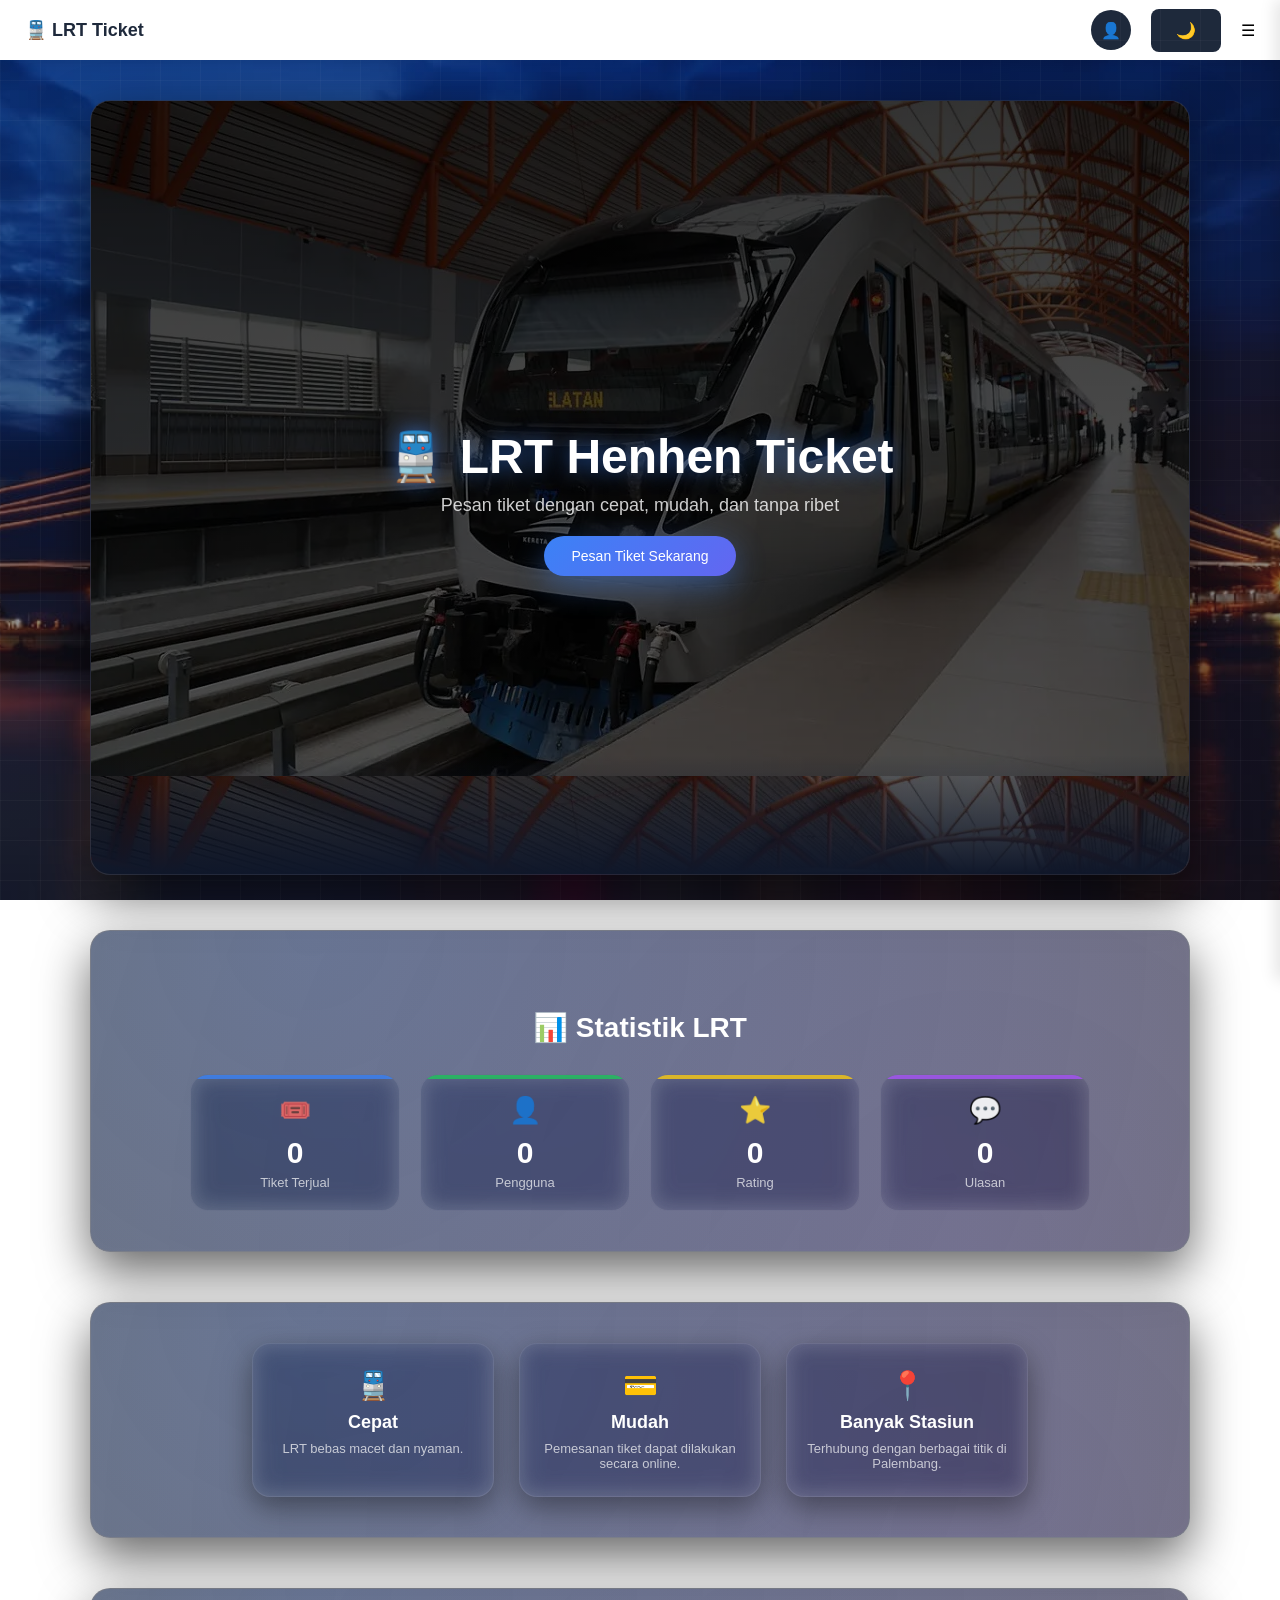
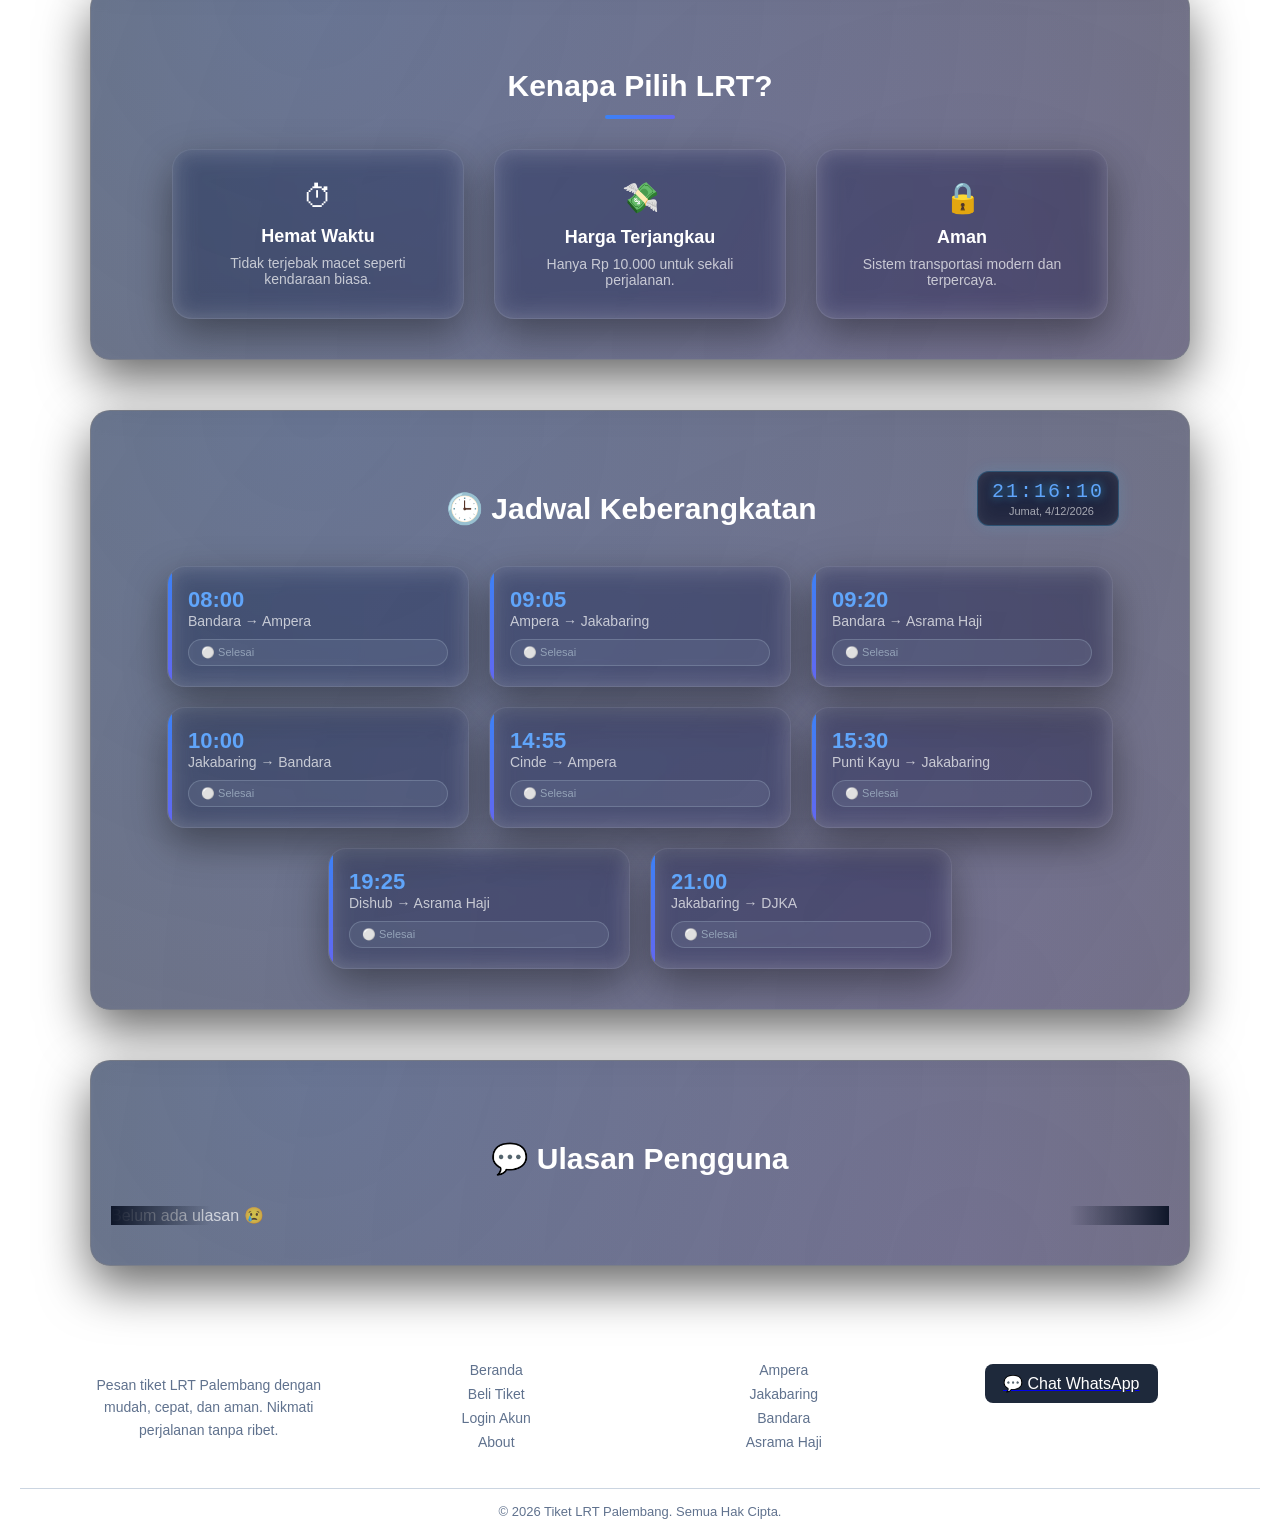
<file: index.html>
<!DOCTYPE html>
<html lang="id">

<head>
    <meta charset="UTF-8">
    <title>LRT Palembang Ticket</title>
    <link rel="stylesheet" href="style.css">
    <link href="https://fonts.googleapis.com/css2?family=Poppins:wght@400;600&display=swap" rel="stylesheet">
</head>

<body>

    <!-- NAVBAR -->
    <nav class="navbar">

        <div class="logo">🚆 LRT Ticket</div>

        <div class="nav-right">

            <div id="userBox" class="userBox" onclick="toggleUserMenu(event)"></div>

            <div id="userDropdown" class="user-dropdown">
                <div id="dropdownEmail" class="dropdown-header"></div>
                <a href="dashboard.html">📊 Dashboard</a>
                <a href="#" onclick="logoutUser()">🚪 Logout</a>
            </div>

            <button onclick="toggleDarkMode()" class="dark-btn">🌙</button>

            <div id="menuIcon" onclick="toggleMenu()">☰</div>

        </div>

        <div class="nav-menu" id="navMenu">
            <a href="index.html" onclick="closeMenu()">Home</a>
            <a href="booking.html" onclick="closeMenu()">Pesan Tiket</a>
            <a href="cek.html" onclick="closeMenu()">Cek Transaksi</a>
            <a href="dashboard.html" onclick="closeMenu()">Dashboard</a>
            <a href="tiket.html" onclick="closeMenu()">Tiket Saya</a>
            <a href="scan.html" onclick="closeMenu()">Scan Tiket</a>
            <a href="about.html" onclick="closeMenu()">About</a>
            <a href="login.html" onclick="closeMenu()">Login</a>
            <a href="regrister.html" onclick="closeMenu()">Daftar</a>
            <a href="cs.html" onclick="closeMenu()">Costumer Service</a>
        </div>

    </nav>

    <div id="menuOverlay" class="menu-overlay" onclick="toggleMenu()"></div>

    <div class="main-container">
        <!-- HERO -->
        <section class="hero">
            <div class="hero-overlay"></div>

            <div class="hero-content">
                <h1>🚆 LRT Henhen Ticket</h1>
                <p>Pesan tiket dengan cepat, mudah, dan tanpa ribet</p>
                <button onclick="goBooking()">Pesan Tiket Sekarang</button>
            </div>
        </section>

        <section class="statistik">

            <h2>📊 Statistik LRT</h2>

            <div class="stat-container">

                <div class="stat-card blue">
                    <div class="stat-icon">🎟️</div>
                    <h3 id="totalTiket">0</h3>
                    <p>Tiket Terjual</p>
                </div>

                <div class="stat-card green">
                    <div class="stat-icon">👤</div>
                    <h3 id="totalUser">0</h3>
                    <p>Pengguna</p>
                </div>

                <div class="stat-card yellow">
                    <div class="stat-icon">⭐</div>
                    <h3 id="avgRating">0</h3>
                    <p>Rating</p>
                </div>

                <div class="stat-card purple">
                    <div class="stat-icon">💬</div>
                    <h3 id="totalReview">0</h3>
                    <p>Ulasan</p>
                </div>

            </div>

        </section>

        <!-- INFO -->
        <section class="info">

            <div class="card">
                <div class="icon">🚆</div>
                <h3>Cepat</h3>
                <p>LRT bebas macet dan nyaman.</p>
            </div>

            <div class="card">
                <div class="icon">💳</div>
                <h3>Mudah</h3>
                <p>Pemesanan tiket dapat dilakukan secara online.</p>
            </div>

            <div class="card">
                <div class="icon">📍</div>
                <h3>Banyak Stasiun</h3>
                <p>Terhubung dengan berbagai titik di Palembang.</p>
            </div>

        </section>

        <!-- HIGHLIGHT -->
        <section class="highlight">

            <h2>Kenapa Pilih LRT?</h2>

            <div class="highlight-box">

                <div class="highlight-card">
                    <div class="icon">⏱</div>
                    <h4>Hemat Waktu</h4>
                    <p>Tidak terjebak macet seperti kendaraan biasa.</p>
                </div>

                <div class="highlight-card">
                    <div class="icon">💸</div>
                    <h4>Harga Terjangkau</h4>
                    <p>Hanya Rp 10.000 untuk sekali perjalanan.</p>
                </div>

                <div class="highlight-card">
                    <div class="icon">🔒</div>
                    <h4>Aman</h4>
                    <p>Sistem transportasi modern dan terpercaya.</p>
                </div>

            </div>

        </section>

        <section class="jadwal">
            <div class="jadwal-header">
                <h2>🕒 Jadwal Keberangkatan</h2>
                <div id="liveClock" class="live-clock"></div>
            </div>

            <div class="jadwal-container" id="jadwalContainer"></div>

        </section>

        <!-- ULASAN -->
        <section class="ulasan">

            <h2>💬 Ulasan Pengguna</h2>

            <div class="ulasan-wrapper">
                <div id="ulasanContainer" class="ulasan-track"></div>
            </div>

        </section>
    </div>


    <!-- FOOTER -->
    <footer class="footer">

        <div class="footer-container">

            <div class="footer-brand">
                <h2>Tiket LRT</h2>
                <p>
                    Pesan tiket LRT Palembang dengan mudah, cepat, dan aman.
                    Nikmati perjalanan tanpa ribet.
                </p>
            </div>


            <div class="footer-links">
                <h4>PETA SITUS</h4>
                <a href="index.html">Beranda</a>
                <a href="booking.html">Beli Tiket</a>
                <a href="login.html">Login Akun</a>
                <a href="about.html">About</a>
            </div>

            <div class="footer-links">
                <h4>RUTE POPULER</h4>
                <p>Ampera</p>
                <p>Jakabaring</p>
                <p>Bandara</p>
                <p>Asrama Haji</p>
            </div>

            <div class="footer-help">
                <h4>BANTUAN</h4>
                <a href="https://wa.me/6282282196726?text=Halo%20Admin%20LRT%20Palembang,%20saya%20ingin%20bertanya"
                    target="_blank">
                    <button class="help-btn">💬 Chat WhatsApp</button>
                </a>
            </div>

        </div>

        <div class="footer-bottom">
            © 2026 Tiket LRT Palembang. Semua Hak Cipta.
        </div>

    </footer>

    <!-- JS -->
    <script src="java.js"></script>

    <script>
        document.addEventListener("DOMContentLoaded", function () {
            loadReviews(); // 🔥 sudah sesuai
        });
    </script>

    <script>

        /* =========================
           ULASAN (ANIMASI JALAN)
        ========================= */
        function loadUlasan() {

            let reviews = JSON.parse(localStorage.getItem("lrt_reviews")) || [];
            let container = document.getElementById("ulasanContainer");

            if (!container) return;

            container.innerHTML = "";

            if (reviews.length === 0) {
                container.innerHTML = "<p>Belum ada ulasan 😢</p>";
                return;
            }

            // 🔥 DUPLIKASI BIAR LOOP HALUS
            let doubleReviews = reviews.concat(reviews);

            doubleReviews.forEach(r => {
                container.innerHTML += `
<div class="ulasan-card">

    <div class="ulasan-header">
        <div class="avatar">
            ${r.nama ? r.nama.charAt(0).toUpperCase() : "?"}
        </div>

        <div class="user-info">
            <div class="top-line">
                <h4>${r.nama}</h4>
                <span class="stars">${"⭐".repeat(parseInt(r.rating))}</span>
            </div>
        </div>
    </div>

    <div class="ulasan-text">
        ${r.pesan}
    </div>

    <div class="ulasan-time">
        ${r.waktu || ""}
    </div>

</div>
`;
            });
        }


        /* =========================
           LIVE CHAT (TAMPIL)
        ========================= */
        function loadChat() {

            let reviews = JSON.parse(localStorage.getItem("lrt_reviews")) || [];
            let container = document.getElementById("chatContainer");

            if (!container) return;

            container.innerHTML = "";

            let myName = document.getElementById("chatName").value || "Anonim";

            reviews.forEach(r => {

                let posisi = (r.nama === myName) ? "chat-right" : "chat-left";

                container.innerHTML += `
        <div class="chat-bubble ${posisi}">
            <div class="chat-name">${r.nama}</div>
            <div>${r.pesan}</div>
            <div class="chat-time">${r.waktu || ""}</div>
        </div>
        `;
            });

            container.scrollTop = container.scrollHeight;
        }

        /* =========================
           KIRIM CHAT
        ========================= */
        function sendChat() {

            let nama = document.getElementById("chatName").value || "Anonim";
            let pesan = document.getElementById("chatMessage").value;

            if (pesan.trim() === "") return;

            let reviews = JSON.parse(localStorage.getItem("lrt_reviews")) || [];

            // 🔥 ambil jam sekarang
            let now = new Date();
            let jam = now.getHours().toString().padStart(2, "0") + ":" +
                now.getMinutes().toString().padStart(2, "0");

            reviews.push({
                nama: nama,
                pesan: pesan,
                rating: 5,
                waktu: jam // 🔥 simpan jam
            });

            localStorage.setItem("lrt_reviews", JSON.stringify(reviews));

            document.getElementById("chatMessage").value = "";

            loadChat();
            loadUlasan();
        }


        /* =========================
           AUTO LOAD
        ========================= */
        document.addEventListener("DOMContentLoaded", function () {
            loadUlasan();
            loadChat();
        });

        /* biar terasa live */
        setInterval(loadChat, 1000);

    </script>

</body>

</html>
</file>
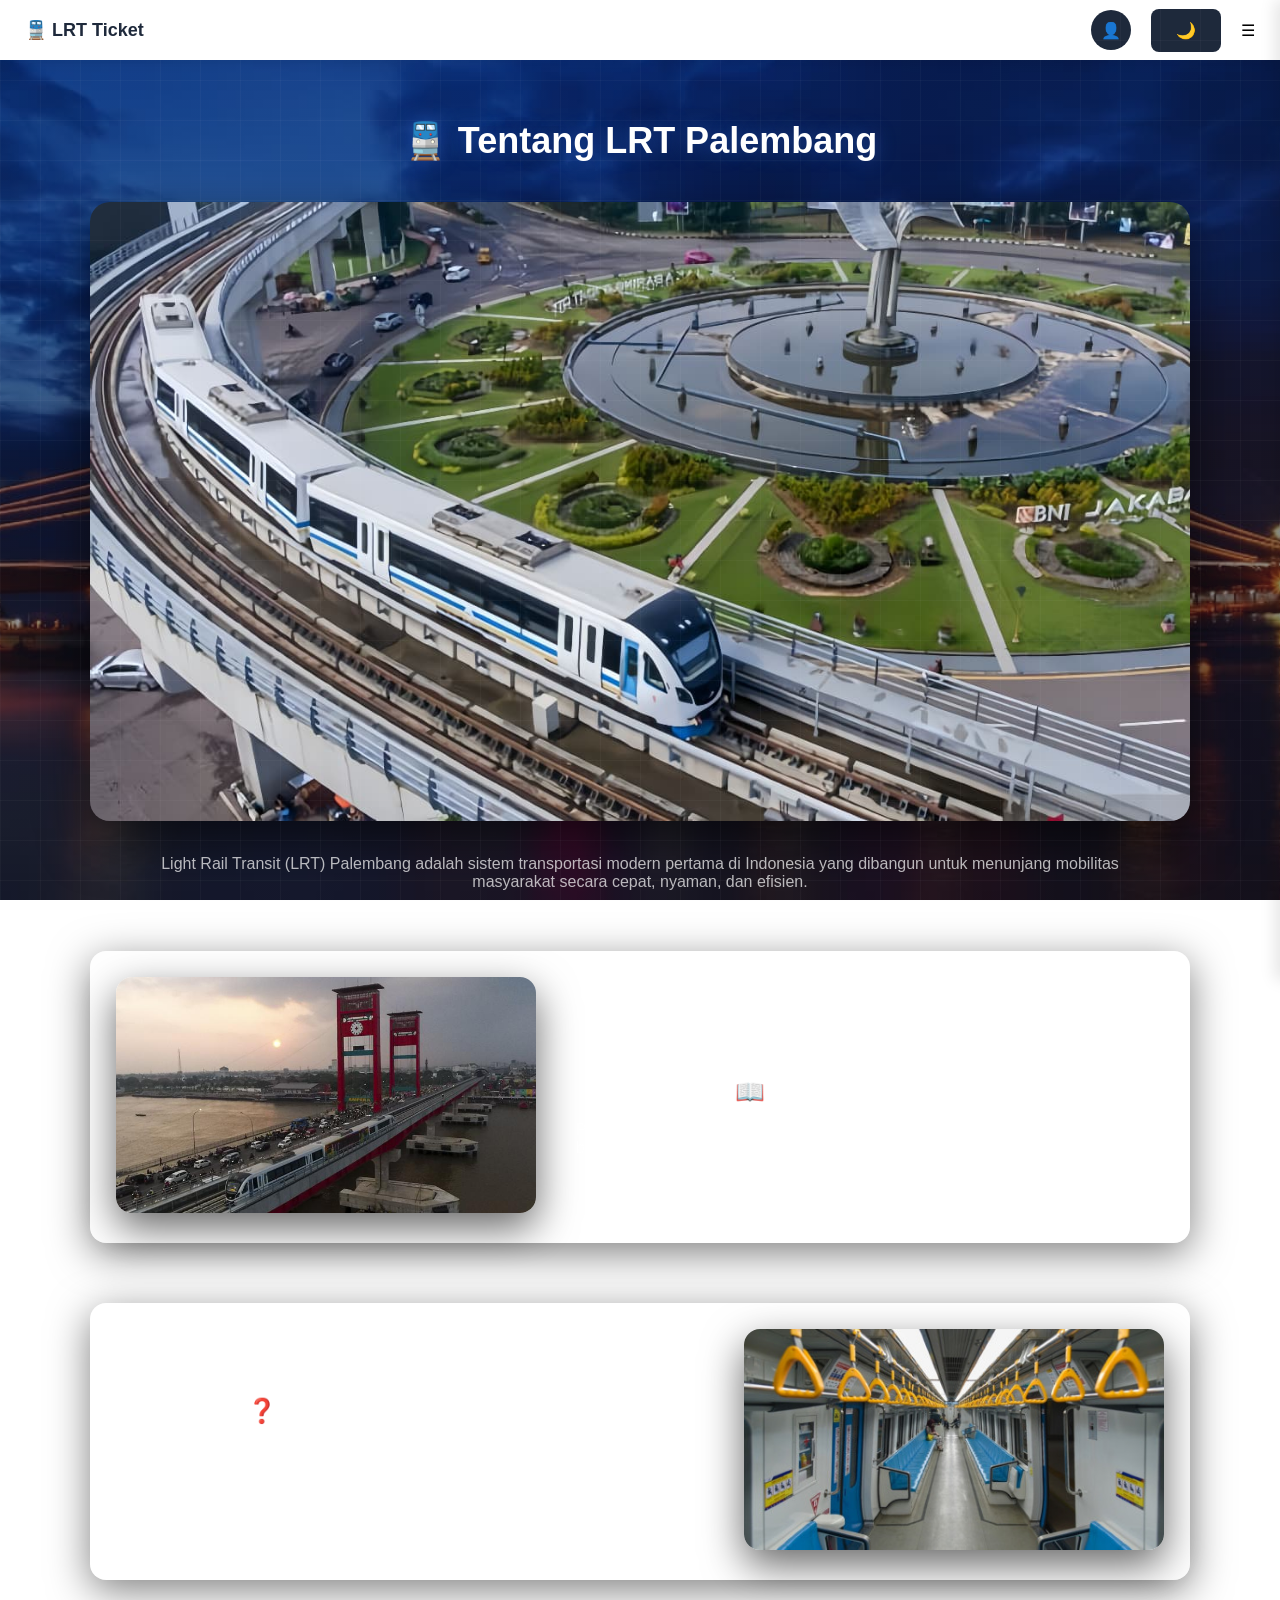
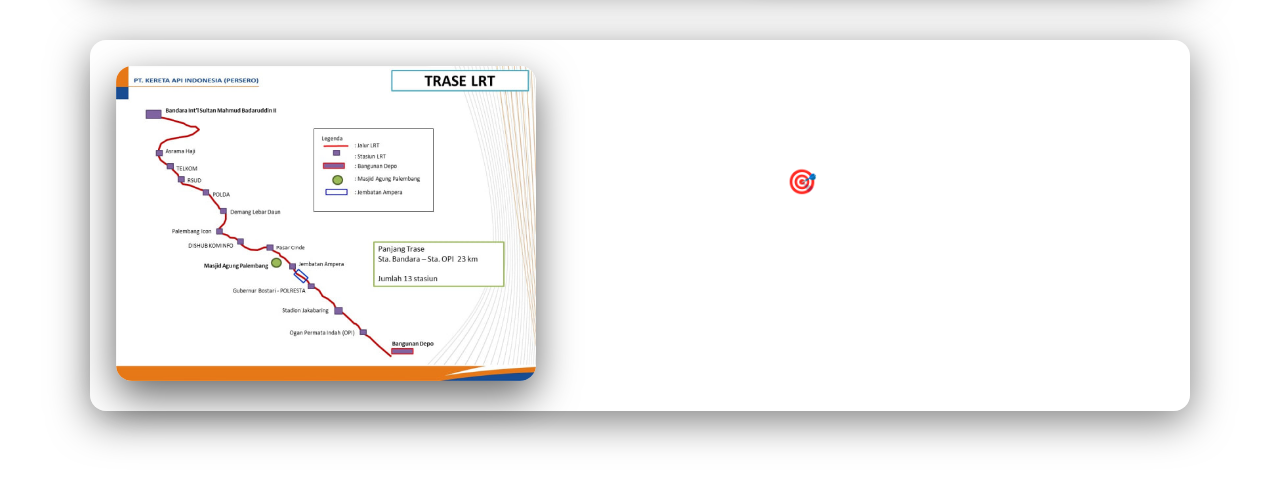
<file: about.html>
<!DOCTYPE html>
<html lang="id">

<head>
    <meta charset="UTF-8">
    <title>Tentang LRT</title>
    <link rel="stylesheet" href="style.css">
</head>

<body onload="cekUserNavbar()">

    <!-- NAVBAR -->
    <nav class="navbar">

        <div class="logo">🚆 LRT Ticket</div>

        <div class="nav-right">
            <div id="userBox" class="userBox" onclick="toggleUserMenu(event)"></div>

            <div id="userDropdown" class="user-dropdown">
                <div id="dropdownEmail" class="dropdown-header"></div>
                <a href="dashboard.html">📊 Dashboard</a>
                <a href="#" onclick="logoutUser()">🚪 Logout</a>
            </div>

            <!-- DARK MODE -->
            <button onclick="toggleDarkMode()" class="dark-btn">🌙</button>

            <div id="menuIcon" onclick="toggleMenu()">☰</div>
        </div>

        <div class="nav-menu" id="navMenu">
            <a href="index.html" onclick="closeMenu()">Home</a>
            <a href="booking.html" onclick="closeMenu()">Pesan Tiket</a>
            <a href="cek.html" onclick="closeMenu()">Cek Transaksi</a>
            <a href="dashboard.html" onclick="closeMenu()">Dashboard</a>
            <a href="tiket.html" onclick="closeMenu()">Tiket Saya</a>
            <a href="scan.html" onclick="closeMenu()">Scan Tiket</a>
            <a href="about.html" onclick="closeMenu()">About</a>
            <a href="login.html" onclick="closeMenu()">Login</a>
            <a href="regrister.html" onclick="closeMenu()">Daftar</a>
            <a href="cs.html" onclick="closeMenu()">Costumer Service</a>
        </div>

    </nav>

    <!-- CONTENT -->
    <section class="about">

        <h1>🚆 Tentang LRT Palembang</h1>

        <!-- HERO IMAGE -->
        <div class="about-hero">
            <img src="lrt33.jpeg" alt="LRT Palembang">
        </div>

        <p class="about-text">
            Light Rail Transit (LRT) Palembang adalah sistem transportasi modern pertama di Indonesia
            yang dibangun untuk menunjang mobilitas masyarakat secara cepat, nyaman, dan efisien.
        </p>

        <!-- SEJARAH -->
        <div class="about-row fade-up">

            <div class="about-img">
                <img src="lrt4.jpg" alt="Sejarah LRT">
            </div>

            <div class="about-content">
                <h2>📖 Sejarah & Awal Mula</h2>
                <p>
                    Pembangunan dimulai tahun 2015 untuk Asian Games 2018.
                    LRT resmi beroperasi pada 2018 dan menjadi yang pertama di Indonesia.
                </p>
            </div>

        </div>

        <!-- ALASAN -->
        <div class="about-row reverse fade-up">

            <div class="about-img">
                <img src="lrt5.jpg" alt="Transportasi">
            </div>

            <div class="about-content">
                <h2>❓ Mengapa LRT Dibangun?</h2>
                <ul>
                    <li>Mengurangi kemacetan</li>
                    <li>Menekan polusi udara</li>
                    <li>Transportasi cepat & efisien</li>
                </ul>
            </div>

        </div>

        <!-- TUJUAN -->
        <div class="about-row fade-up">

            <div class="about-img">
                <img src="lrt6.jpg" alt="Tujuan LRT">
            </div>

            <div class="about-content">
                <h2>🎯 Tujuan LRT</h2>
                <ul>
                    <li>Meningkatkan transportasi publik</li>
                    <li>Mendukung mobilitas masyarakat</li>
                    <li>Mendorong ekonomi & pariwisata</li>
                    <li>Ramah lingkungan</li>
                </ul>
            </div>

        </div>

    </section>

    <script src="java.js"></script>

</body>

</html>
</file>
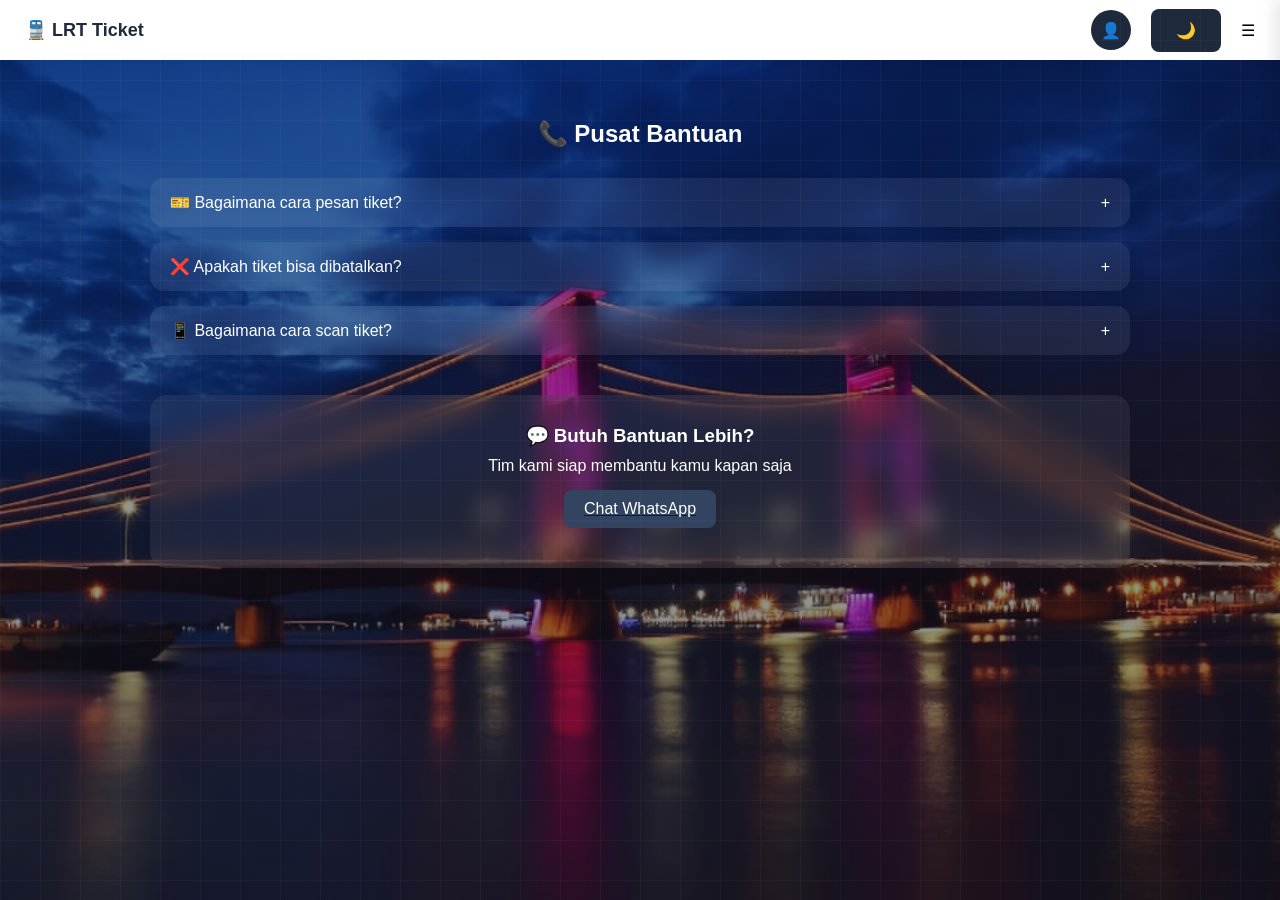
<file: cs.html>
<!DOCTYPE html>
<html lang="id">

<head>
    <meta charset="UTF-8">
    <title>Bantuan</title>
    <link rel="stylesheet" href="style.css">
</head>

<body>

    <!-- NAVBAR -->
    <nav class="navbar">

        <div class="logo">🚆 LRT Ticket</div>

        <div class="nav-right">

            <div id="userBox" class="userBox" onclick="toggleUserMenu(event)"></div>

            <div id="userDropdown" class="user-dropdown">
                <div id="dropdownEmail" class="dropdown-header"></div>
                <a href="dashboard.html">📊 Dashboard</a>
                <a href="#" onclick="logoutUser()">🚪 Logout</a>
            </div>

            <button onclick="toggleDarkMode()" class="dark-btn">🌙</button>

            <div id="menuIcon" onclick="toggleMenu()">☰</div>

        </div>

        <div class="nav-menu" id="navMenu">
            <a href="index.html" onclick="closeMenu()">Home</a>
            <a href="booking.html" onclick="closeMenu()">Pesan Tiket</a>
            <a href="cek.html" onclick="closeMenu()">Cek Transaksi</a>
            <a href="dashboard.html" onclick="closeMenu()">Dashboard</a>
            <a href="tiket.html" onclick="closeMenu()">Tiket Saya</a>
            <a href="scan.html" onclick="closeMenu()">Scan Tiket</a>
            <a href="about.html" onclick="closeMenu()">About</a>
            <a href="login.html" onclick="closeMenu()">Login</a>
            <a href="regrister.html" onclick="closeMenu()">Daftar</a>
            <a href="cs.html" onclick="closeMenu()">Costumer Service</a>
        </div>

    </nav>

    <div id="menuOverlay" class="menu-overlay" onclick="toggleMenu()"></div>

    <section class="cs">

        <h2>📞 Pusat Bantuan</h2>

        <div class="faq-container">

            <div class="faq-item">
                <div class="faq-question">
                    🎫 Bagaimana cara pesan tiket?
                    <span>+</span>
                </div>
                <div class="faq-answer">
                    Pilih menu Pesan Tiket, isi data perjalanan, lalu lakukan pembayaran.
                </div>
            </div>

            <div class="faq-item">
                <div class="faq-question">
                    ❌ Apakah tiket bisa dibatalkan?
                    <span>+</span>
                </div>
                <div class="faq-answer">
                    Untuk saat ini tiket tidak dapat dibatalkan setelah pembayaran.
                </div>
            </div>

            <div class="faq-item">
                <div class="faq-question">
                    📱 Bagaimana cara scan tiket?
                    <span>+</span>
                </div>
                <div class="faq-answer">
                    Buka menu Scan Tiket lalu arahkan QR ke scanner di stasiun.
                </div>
            </div>

        </div>

        <!-- HELP BOX -->
        <div class="help-box">
            <h3>💬 Butuh Bantuan Lebih?</h3>
            <p>Tim kami siap membantu kamu kapan saja</p>
            <a href="https://wa.me/6282282196726" target="_blank">
                <button>Chat WhatsApp</button>
            </a>
        </div>

    </section>

    
    <!-- JS -->
    <script src="java.js"></script>

</body>

</html>
</file>
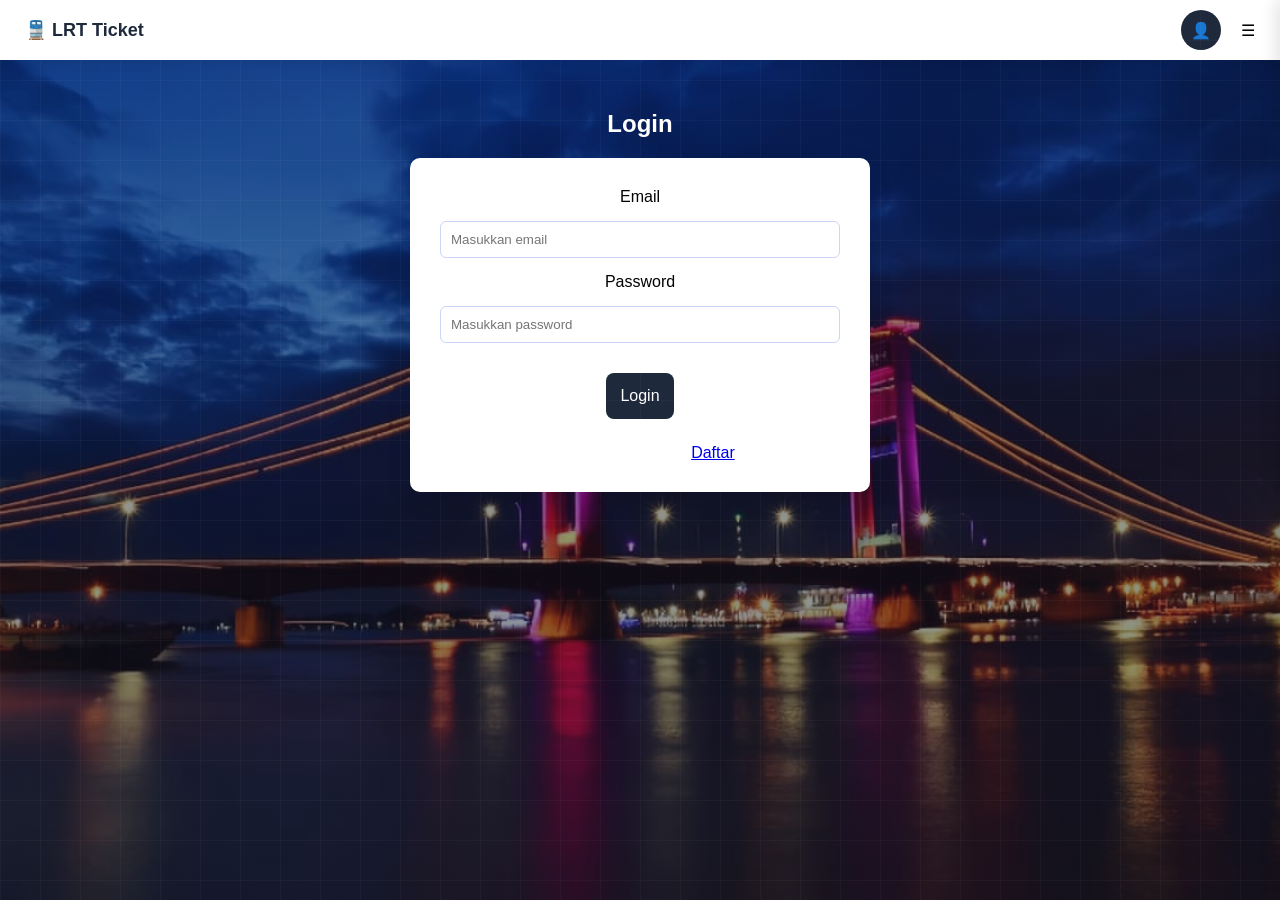
<file: dashboard.html>
<!DOCTYPE html>
<html lang="id">

<head>
    <meta charset="UTF-8">
    <title>Dashboard</title>
    <link rel="stylesheet" href="style.css">
    <link href="https://fonts.googleapis.com/css2?family=Poppins:wght@400;600&display=swap" rel="stylesheet">
</head>

<body>

<nav class="navbar">

    <div class="logo">🚆 LRT Ticket</div>

    <div class="nav-right">
            <div id="userBox" class="userBox" onclick="toggleUserMenu(event)"></div>

            <div id="userDropdown" class="user-dropdown">
                <div id="dropdownEmail" class="dropdown-header"></div>
                <a href="dashboard.html">📊 Dashboard</a>
                <a href="#" onclick="logoutUser()">🚪 Logout</a>
            </div>
            <div id="menuIcon" onclick="toggleMenu()">☰</div>
        </div>

        <div class="nav-menu" id="navMenu">
            <a href="index.html" onclick="closeMenu()">Home</a>
            <a href="booking.html" onclick="closeMenu()">Pesan Tiket</a>
            <a href="cek.html" onclick="closeMenu()">Cek Transaksi</a>
            <a href="dashboard.html" onclick="closeMenu()">Dashboard</a>
            <a href="tiket.html" onclick="closeMenu()">Tiket Saya</a>
            <a href="scan.html" onclick="closeMenu()">Scan Tiket</a>
            <a href="about.html" onclick="closeMenu()">About</a>
            <a href="login.html" onclick="closeMenu()">Login</a>
            <a href="regrister.html" onclick="closeMenu()">Daftar</a>
            <a href="cs.html" onclick="closeMenu()">Costumer Service</a>
        </div>

</nav>

<!-- DASHBOARD -->
<section class="dashboard">

    <h1 id="welcomeText">Dashboard</h1>

    <!-- CARD -->
    <div class="dashboard-cards">

        <div class="card">
            <h4>Total Transaksi</h4>
            <p id="totalTransaksi">0</p>
        </div>

        <div class="card">
            <h4>Total Belanja</h4>
            <p id="totalBelanja">Rp 0</p>
        </div>

    </div>

    <!-- TABLE -->
    <div class="table-box">

        <h2>Riwayat Tiket</h2>

        <table>

            <thead>
                <tr>
                    <th>ID</th>
                    <th>Rute</th>
                    <th>Jumlah</th>
                    <th>Total</th>
                    <th>Status</th>
                    <th>Aksi</th>
                </tr>
            </thead>

            <tbody id="riwayatBody"></tbody>

        </table>

    </div>

</section>

<script src="java.js"></script>

<script>
loadDashboard()
</script>

</body>
</html>
</file>
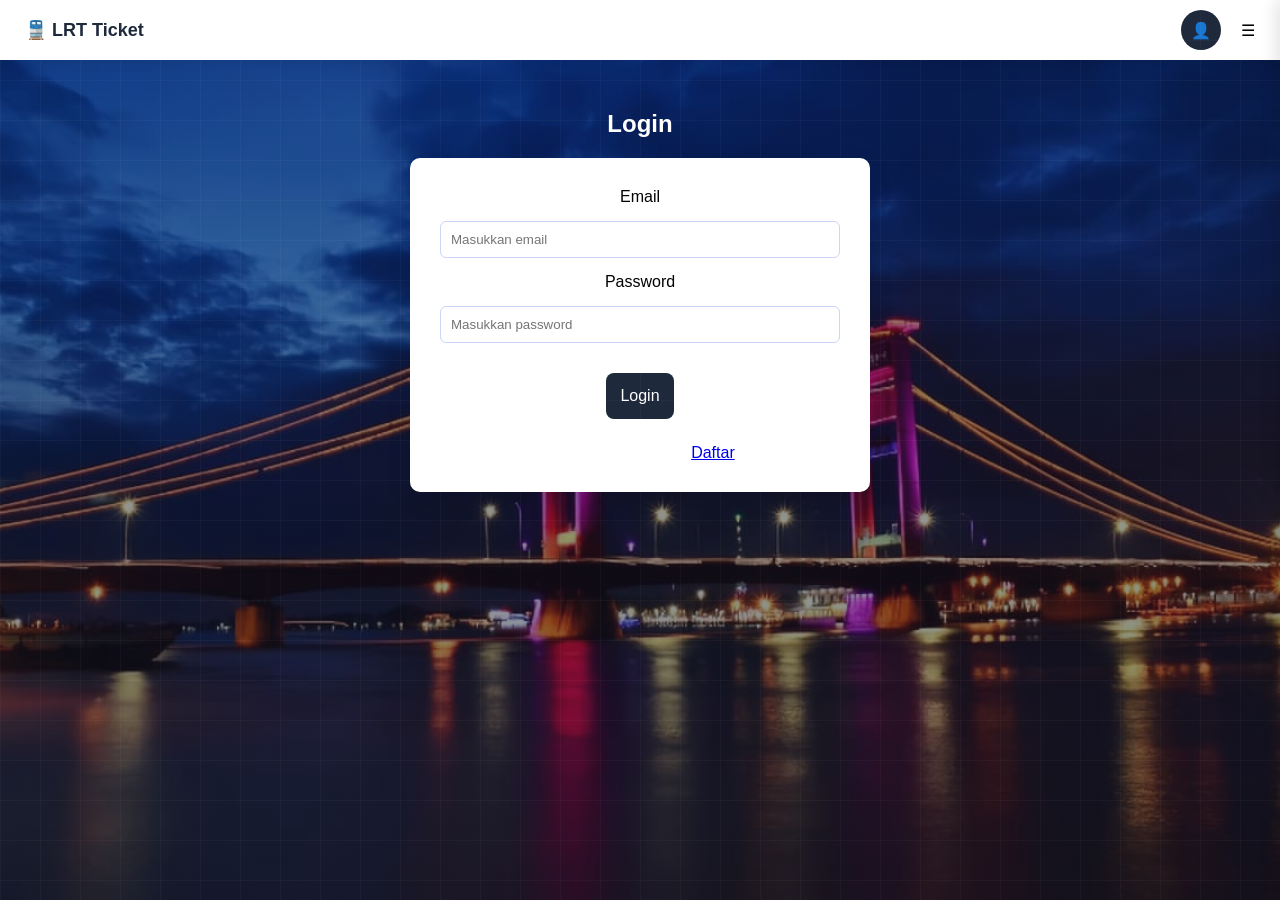
<file: login.html>
<!DOCTYPE html>
<html lang="id">

<head>
    <meta charset="UTF-8">
    <title>Login</title>
    <link rel="stylesheet" href="style.css">
    <link href="https://fonts.googleapis.com/css2?family=Poppins:wght@400;600&display=swap" rel="stylesheet">
</head>

<body>

    <nav class="navbar">

        <div class="logo">🚆 LRT Ticket</div>

        <div class="nav-right">

            <div id="userBox" class="userBox">👤</div>

            <div id="menuIcon" onclick="toggleMenu()">☰</div>

        </div>

        <div class="nav-menu" id="navMenu">

            <a href="index.html">Home</a>
            <a href="login.html">Login</a>
            <a href="regrister.html">Daftar</a>

        </div>

    </nav>

    <section class="booking">

        <h1>Login</h1>

        <div class="booking-box">

            <label>Email</label>
            <input type="email" id="loginEmail" placeholder="Masukkan email">

            <label>Password</label>
            <input type="password" id="loginPassword" placeholder="Masukkan password">

            <button onclick="loginUser()">Login</button>

            <p>Belum punya akun? <a href="regrister.html">Daftar</a></p>

        </div>

    </section>

    <script src="java.js"></script>

</body>

</html>
</file>
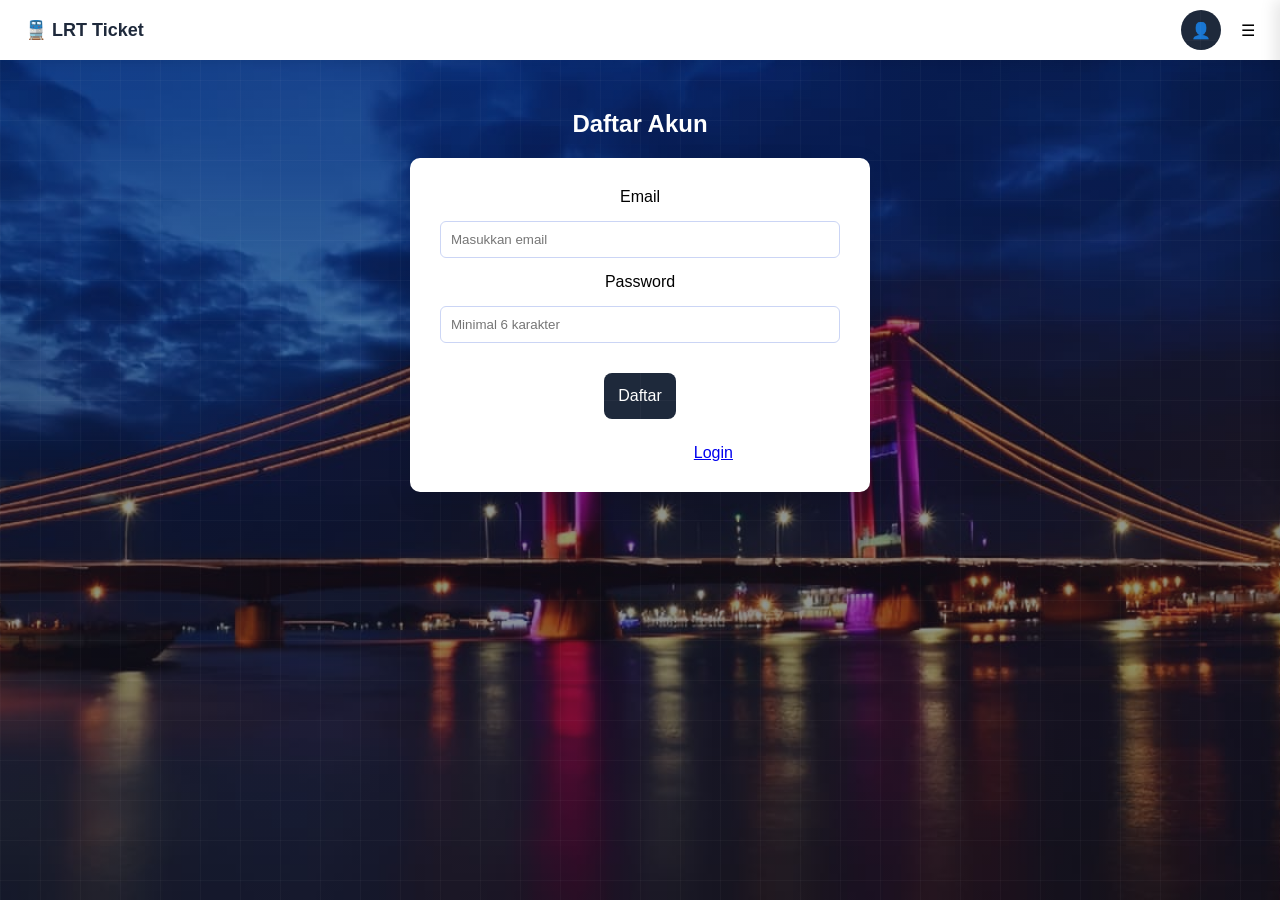
<file: regrister.html>
<!DOCTYPE html>
<html lang="id">

<head>
    <meta charset="UTF-8">
    <title>Daftar Akun</title>
    <link rel="stylesheet" href="style.css">
    <link href="https://fonts.googleapis.com/css2?family=Poppins:wght@400;600&display=swap" rel="stylesheet">
</head>

<body>

  <nav class="navbar">

        <div class="logo">🚆 LRT Ticket</div>

        <div class="nav-right">

            <div id="userBox" class="userBox">👤</div>

            <div id="menuIcon" onclick="toggleMenu()">☰</div>

        </div>

        <div class="nav-menu" id="navMenu">

            <a href="index.html">Home</a>
            <a href="login.html">Login</a>
            <a href="regrister.html">Daftar</a>

        </div>

    </nav>

    <section class="booking">

        <h1>Daftar Akun</h1>

        <div class="booking-box">

            <label>Email</label>
            <input type="email" id="email" placeholder="Masukkan email">

            <label>Password</label>
            <input type="password" id="password" placeholder="Minimal 6 karakter">

            <button onclick="registerUser()">Daftar</button>

            <p>Sudah punya akun? <a href="login.html">Login</a></p>

        </div>

    </section>

    <script src="java.js"></script>

</body>

</html>
</file>
<file: style.css>
/* ======================
   BASE / BACKGROUND URBAN
====================== */

body{
    margin:0;
    font-family: 'Segoe UI', sans-serif;

    background:
        linear-gradient(rgba(15,23,42,0.4), rgba(15,23,42,0.5)),
        url('lrtbg.jpeg');

    background-size:cover !important;
    background-position:center !important;
    background-attachment:fixed !important;

    color:white;
}

/* GRID KOTA HALUS */
body::after{
    content:"";
    position:fixed;
    inset:0;

    background-image:
        linear-gradient(rgba(255,255,255,0.03) 1px, transparent 1px),
        linear-gradient(90deg, rgba(255,255,255,0.03) 1px, transparent 1px);

    background-size:40px 40px;

    pointer-events:none;
    z-index:0;
}


/* ======================
   MAIN CONTAINER
====================== */

.main-container{
    width:90%;
    max-width:1100px;
    margin:auto;

    display:flex;
    flex-direction:column;
    gap:40px;

    position:relative;
    z-index:1;
}


/* ======================
   GLOBAL SECTION PANEL
====================== */

.main-container section{
    padding:40px 20px;

    background: rgba(15,23,42,0.6);
    backdrop-filter: blur(10px);
    -webkit-backdrop-filter: blur(10px);

    border-radius:20px;

    border:1px solid rgba(255,255,255,0.08);

    box-shadow:
        0 20px 50px rgba(0,0,0,0.6),
        inset 0 0 20px rgba(255,255,255,0.02);

    position:relative;
    overflow:hidden;

    margin-bottom:10px;
}


/* ======================
   CITY GLOW EFFECT
====================== */

.main-container section::before{
    content:"";
    position:absolute;
    inset:0;

    background:
        radial-gradient(circle at 20% 0%, rgba(59,130,246,0.15), transparent),
        radial-gradient(circle at 80% 100%, rgba(168,85,247,0.1), transparent);

    z-index:0;
}

.main-container section > *{
    position:relative;
    z-index:1;
}


/* ======================
   FLOW / POSITIONING
====================== */

/* statistik naik dari hero */
.statistik{
    margin-top:-80px;
}


/* ======================
   GLOBAL TEXT
====================== */

h1,h2,h3,h4{
    margin:0;
}

p{
    margin:0;
    color:rgba(255,255,255,0.7);
}

/* ======================
   HERO URBAN CINEMATIC
====================== */

.hero{
    height:77vh;
    margin-top:40px;

    display:flex;
    align-items:center;
    justify-content:center;
    text-align:center;

    position:relative;
    overflow:hidden;
}

.hero::before{
    content:"";
    position:absolute;
    inset:0;

    background:
        linear-gradient(to bottom, rgba(0,0,0,0.8), rgba(0,0,0,0.6)),
        url('lrt2.jpeg') !important;

    background-size:cover; /* ⬅️ DISINI KONTROL LEBAR */
    background-position:center;
    background-repeat:no-repeat;

    z-index:0;
}

/* OVERLAY TAMBAHAN */
.hero-overlay{
    position:absolute;
    inset:0;

    background:
        radial-gradient(circle at 30% 20%, rgba(59,130,246,0.25), transparent),
        radial-gradient(circle at 70% 80%, rgba(168,85,247,0.2), transparent);

    z-index:0;
}

/* CONTENT */
.hero-content{
    position:relative;
    z-index:1;
    color:white;
    max-width:600px;
}

/* JUDUL */
.hero h1{
    font-size:48px;
    margin-bottom:10px;
    color:white;

    text-shadow:0 0 20px rgba(59,130,246,0.6);
}

/* DESKRIPSI */
.hero p{
    font-size:18px;
    color:rgba(255,255,255,0.8);
    margin-bottom:20px;
}

/* BUTTON */
.hero button{  
    padding:12px 28px;

    border:none;
    border-radius:30px;

    background:linear-gradient(135deg,#3b82f6,#6366f1);
    color:white;

    font-weight:500;
    font-size:14px;

    cursor:pointer;

    box-shadow:0 10px 30px rgba(59,130,246,0.4);

    transition:all 0.3s ease;
}

/* HOVER BUTTON */
.hero button:hover{
    transform:scale(1.07);
    box-shadow:0 15px 40px rgba(59,130,246,0.7);
}

/* EFEK TRANSISI KE BAWAH */
.hero::after{
    content:"";
    position:absolute;
    bottom:-1px;
    left:0;
    width:100%;
    height:120px;

    background:linear-gradient(to bottom, transparent, rgba(15,23,42,1));
}

/* ======================
   NAVBAR
====================== */
.navbar{
    display:flex;
    justify-content:space-between;
    align-items:center;
    padding:10px 25px;
    height: 40px;
    background:white;
    box-shadow:0 2px 10px rgba(0,0,0,0.08);
    position:relative;
}

.logo{
    font-size:18px;
    font-weight:bold;
    color:#1e293b;
}

/* NAV MENU SLIDE */
.nav-menu{
    position:fixed;
    top:0;
    right:-250px;
    width:250px;
    height:100%;
    background:white;
    display:flex;
    flex-direction:column;
    padding-top:80px;
    transition:0.3s;
    box-shadow:-5px 0 15px rgba(0,0,0,0.1);
    z-index:1000;
}

.nav-menu a{
    padding:15px 30px;
    text-decoration:none;
    color:#1e293b;
    font-size:16px;
}

.nav-menu a:hover{
    background:#f1f5f9;
}

/* NAVBAR KANAN */
.nav-right{
    display:flex;
    align-items:center;
    gap:20px;
    color: black;
}

.userBox{
    width:40px;
    height:40px;
    border-radius:50%;
    background:#1e293b;
    color:white;
    display:flex;
    align-items:center;
    justify-content:center;
    font-weight:bold;
    cursor:pointer;
    text-transform:uppercase;
    transition:0.3s;
}

.userBox:hover{
    background:#334155;
    transform:scale(1.05);
}

/* ICON MENU */
.menu-icon{
    font-size:28px;
    cursor:pointer;
    z-index:1001;
}


/* ======================
   INFO (FITUR APP STYLE)
====================== */

.info{
    display:flex;
    justify-content:center;
    flex-wrap:wrap;
    gap:25px;

    padding:40px 20px;
}

/* CARD */
.card{
    background: rgba(255,255,255,0.06);
    backdrop-filter: blur(12px);
    -webkit-backdrop-filter: blur(12px);

    padding:25px 20px;
    border-radius:18px;

    width:200px;
    text-align:center;

    border:1px solid rgba(255,255,255,0.08);

    box-shadow:0 10px 30px rgba(0,0,0,0.4);

    transition:all 0.3s ease;

    position:relative;
    overflow:hidden;
}

/* ICON */
.card .icon{
    font-size:28px;
    margin-bottom:10px;

    display:inline-block;

    transition:0.3s;
}

/* JUDUL */
.card h3{
    font-size:18px;
    margin-bottom:8px;
    color:white;
}

/* TEXT */
.card p{
    font-size:13px;
    color:rgba(255,255,255,0.7);
}

/* HOVER */
.card:hover{
    transform:translateY(-10px) scale(1.04);

    box-shadow:
        0 20px 50px rgba(0,0,0,0.6),
        0 0 20px rgba(59,130,246,0.3);
}

/* ICON ANIMASI */
.card:hover .icon{
    transform:scale(1.2) rotate(5deg);
}

/* GARIS ANIMASI BAWAH */
.card::after{
    content:"";
    position:absolute;
    bottom:0;
    left:0;

    width:0%;
    height:3px;

    background:#3b82f6;

    transition:0.3s;
}

.card:hover::after{
    width:100%;
}

/* ======================
   HIGHLIGHT (FEATURE REASON / PREMIUM)
====================== */

.highlight{
    text-align:center;
    padding:50px 20px;
}

/* JUDUL */
.highlight h2{
    font-size:30px;
    margin-bottom:10px;
    color:white;
}

/* DESKRIPSI */
.highlight p{
    color:rgba(255,255,255,0.7);
}

/* GARIS */
.highlight h2::after{
    content:"";
    display:block;
    width:70px;
    height:4px;
    margin:12px auto;

    background:linear-gradient(90deg,#3b82f6,#6366f1);
    border-radius:10px;
}

/* CONTAINER */
.highlight-box{
    display:flex;
    justify-content:center;
    gap:30px;
    flex-wrap:wrap;

    margin-top:30px;
}

/* CARD */
.highlight-card{
    background: rgba(255,255,255,0.07);
    backdrop-filter: blur(12px);
    -webkit-backdrop-filter: blur(12px);

    padding:30px 25px;
    border-radius:20px;

    width:240px;
    text-align:center;

    border:1px solid rgba(255,255,255,0.08);

    box-shadow:0 15px 40px rgba(0,0,0,0.4);

    transition:all 0.3s ease;

    position:relative;
    overflow:hidden;
}

/* ICON */
.highlight-card .icon{
    font-size:30px;
    margin-bottom:12px;

    display:inline-block;
    transition:0.3s;
}

/* TITLE */
.highlight-card h4{
    font-size:18px;
    margin-bottom:8px;
    color:white;
}

/* TEXT */
.highlight-card p{
    font-size:14px;
    color:rgba(255,255,255,0.7);
}

/* HOVER */
.highlight-card:hover{
    transform:translateY(-12px) scale(1.05);

    box-shadow:
        0 25px 60px rgba(0,0,0,0.6),
        0 0 25px rgba(59,130,246,0.3);
}

/* ICON ANIMASI */
.highlight-card:hover .icon{
    transform:scale(1.3) rotate(8deg);
}

/* GLOW BACKGROUND */
.highlight-card::before{
    content:"";
    position:absolute;
    inset:0;

    background:
        radial-gradient(circle at 50% 0%, rgba(59,130,246,0.15), transparent);

    opacity:0;
    transition:0.3s;
}

.highlight-card:hover::before{
    opacity:1;
}

/* ======================
   BOOKING
====================== */
.booking{
    text-align:center;
    padding:10px 10px;
}

.booking-container{
    display:flex;
    align-items:center;
    justify-content:center;
    gap:60px;
    padding:10px 10px;
}

.booking-form h1{
    color:white;
}

.booking-box{
    background:white;
    padding:30px;
    width:400px;
    border-radius:10px;
    display:flex;
    flex-direction:column;
    gap:10px;
    box-shadow:0 8px 25px rgba(0,0,0,0.1);
}

.booking-box select,
.booking-box input{
    padding:10px;
    border-radius:6px;
    border:1px solid #cbd5f5;
}

.booking-box button{
    margin-top:15px;
    padding:14px;
    font-size:16px;
    background:#1e293b;
    color:white;
    border:none;
    border-radius:8px;
    cursor:pointer;
}

/* ======================
   ROUTE
====================== */
.route{
    margin-top:40px;
    margin-bottom:20px;
    background:#194176;
    padding:15px;
    border-radius:10px;
    text-align:center;
}

.route p{
    font-size:14px;
    color:#000000;
}

.route-image img{
    width:400px;
    border-radius:10px;
    box-shadow:0 10px 25px rgba(0,0,0,0.15);
}

.routeText{
    margin-top:15px;
    font-size:14px;
    color:#ffffff;
    text-align:center;
}

.hargaInfo{
    font-size:14px;
    color:#000000;
}

#totalHarga{
    margin-top:5px;
    margin-bottom:10px;
    font-weight:bold;
    font-size:17px;
    color:#3b82f6;
}

/* ============================= */
/* CEK TRANSAKSI */
/* ============================= */

h1, h2 {
    text-align: center;
    margin-top: 40px;
    color: #ffffff;
}

#cekId {
    display: block;
    margin: 20px auto;
    padding: 10px;
    width: 300px;
    border-radius: 6px;
    border: 1px solid #cbd5f5;
}

button {
    display: block;
    margin: 10px auto;
    padding: 12px 25px;
    font-size: 16px;
    background: #1e293b;
    color: white;
    border: none;
    border-radius: 8px;
    cursor: pointer;
}

#hasilCek {
    margin-top: 20px;
    text-align: center;
    font-size: 16px;
    color: #1e293b;
}

/* ============================= */
/* DASHBOARD */
/* ============================= */

.booking-box {
    background: white;
    color:black;
    padding: 30px;
    width: 400px;
    margin: 20px auto;
    border-radius: 10px;
    display: flex;
    flex-direction: column;
    gap: 15px;
    box-shadow: 0 8px 25px rgba(0, 0, 0, 0.1);
    text-align: center;
}

.booking-box h3 {
    margin-bottom: 5px;
}

#totalTransaksi, #totalBelanja {
    font-weight: bold;
    font-size: 18px;
    color: #16a34a;
}

table {
    width: 90%;
    margin: 20px auto;
    border-collapse: collapse;
    background: white;
    box-shadow: 0 5px 15px rgba(0, 0, 0, 0.05);
}



table th, table td {
    padding: 12px 15px;
    border: 1px solid #cbd5f5;
    text-align: center;
}

table th {
    background: #e2e8f0;
    font-weight: 600;
}


/* ======================
   FOOTER MODERN (SLATE)
====================== */
.footer{
    color:#1e293b;
    padding:50px 20px 20px;
    margin-top:10px;
}

/* CONTAINER */
.footer-container{
    display:flex;
    justify-content:center;
    align-items:flex-start;
    gap:50px;
    max-width:1100px;
    margin:auto;
    flex-wrap:wrap;
    text-align:center; /* 🔥 semua rata tengah */
}

/* semua kolom */
.footer-container > div{
    flex:1;
    min-width:200px;
}

/* BRAND */
.footer-brand h2{
    color:#ffffff;
    margin-top:0px;
    margin-bottom:10px;
}

.footer-brand p{
    font-size:14px;
    color:#60728e;
    line-height:1.6;
    max-width:250px;
    margin:auto;
}

/* LINK SECTION */
.footer-links h4{
    margin-bottom:10px;
    color:#ffffff;
    font-size:14px;
}

/* LINK */
.footer-links a{
    display:block;
    text-decoration:none;
    color:#60728e;
    margin-bottom:8px;
    font-size:14px;
    transition:0.3s;
}

.footer-links a:hover{
    color:#60728e;
    transform:translateX(5px);
}

/* TEXT */
.footer-links p{
    font-size:14px;
    margin-bottom:8px;
    color:#60728e;
}

/* HELP */
.footer-help h4{
    color:#ffffff;
    margin-bottom:10px;
}

/* BUTTON */
.help-btn{
    padding:10px 18px;
    background:#1e293b;
    color:white;
    border:none;
    border-radius:8px;
    cursor:pointer;
    transition:0.3s;
}

.help-btn:hover{
    background:#334155;
    transform:scale(1.05);
}

/* ======================
   FOOTER BOTTOM
====================== */
.footer-bottom{
    border-top:1px solid #cbd5e1;
    margin-top:30px;
    padding-top:15px;
    text-align:center;
    font-size:13px;
    color:#60728e;
}

/* ======================
   RESPONSIVE
====================== */
@media (max-width:768px){
    .footer-container{
        flex-direction:column;
        align-items:center;
    }
}

/* ======================
   DASHBOARD MODERN (LRT VERSION)
====================== */

/* wrapper dashboard */
.dashboard{
    max-width:1100px;
    margin:40px auto;
    padding:20px;
}

/* CARD CONTAINER */
.dashboard-cards{
    display:flex;
    gap:20px;
    margin:20px 0;
}

/* CARD */
.dashboard .card{
    flex:1;
    background:#1e293b; /* abu tua */
    padding:20px;
    border-radius:12px;
    color:white;
}

/* isi card */
.dashboard .card h4{
    color:#cbd5e1; /* abu muda */
}

.dashboard .card p{
    font-size:24px;
    color:#64748b; /* abu sedang (ganti hijau) */
    font-weight:bold;
}

/* TABLE WRAPPER */
.dashboard .table-box{
    background:white; /* biar clean */
    padding:20px;
    border-radius:12px;
    color:#1e293b;
}

/* TABLE */
.dashboard table{
    width:100%;
    border-collapse:collapse;
    background:white;
    box-shadow:none;
}

/* HEADER */
.dashboard th{
    background:#1e293b; /* abu tua */
    color:white;
    padding:12px;
}

/* CELL */
.dashboard td{
    padding:12px;
    text-align:center;
    border-bottom:1px solid #e2e8f0;
    color:#1e293b;
}

/* HOVER */
.dashboard tr:hover{
    background:#f1f5f9; /* abu muda */
}

/* STATUS */
.dashboard .status{
    background:#64748b; /* abu sedang */
    padding:5px 10px;
    border-radius:6px;
    color:white;
    font-size:12px;
}

/* BUTTON ULASAN */
.dashboard .review-btn{
    background:#1e293b; /* abu tua */
    color:white;
    border:none;
    padding:6px 10px;
    border-radius:6px;
    cursor:pointer;
}

.dashboard .review-btn:hover{
    background:#334155;
}

/* SUDAH ULAS */
.dashboard .review-done{
    color:#64748b;
    font-weight:bold;
}

/* ======================
   USER DROPDOWN MODERN
====================== */

.user-dropdown{
    position:absolute;
    top:65px;
    right:40px;
    background:white;
    border-radius:12px;
    box-shadow:0 10px 25px rgba(0,0,0,0.15);
    display:none;
    flex-direction:column;
    min-width:180px;
    overflow:hidden;
    z-index:999;
    animation:fadeIn 0.2s ease;
}

/* item menu */
.user-dropdown a{
    padding:12px 15px;
    text-decoration:none;
    color:#1e293b;
    font-size:14px;
    display:flex;
    align-items:center;
    gap:10px;
    transition:0.2s;
}

/* hover */
.user-dropdown a:hover{
    background:#f1f5f9;
    padding-left:18px;
}

/* kasih garis tipis antar menu */
.user-dropdown a:not(:last-child){
    border-bottom:1px solid #e2e8f0;
}

/* animasi */
@keyframes fadeIn{
    from{
        opacity:0;
        transform:translateY(-10px);
    }
    to{
        opacity:1;
        transform:translateY(0);
    }
}

/* ======================
   TIKET SAYA
====================== */

.ticket-container{
    display:flex;
    flex-wrap:wrap;
    gap:20px;
    justify-content:center;
    margin-top:30px;
}

/* 🎫 CARD */
.ticket-card{
    background:white;
    width:260px;
    border-radius:12px;
    padding:20px;
    box-shadow:0 8px 20px rgba(0,0,0,0.08);
    transition:0.3s;

    /* ✨ animasi masuk */
    opacity:0;
    transform:translateY(20px);
    animation:fadeIn 0.5s forwards;
}

.ticket-card:hover{
    transform:translateY(-5px);
    box-shadow:0 12px 30px rgba(0,0,0,0.12);
}

.ticket-card h3{
    margin:0;
    color:#1e293b;
}

.ticket-card p{
    font-size:14px;
    color:#000001;
    margin:5px 0;
}

/* 🔘 BUTTON */
.ticket-actions{
    margin-top:15px;
    display:flex;
    gap:10px;
}

.ticket-actions button{
    flex:1;
    padding:8px;
    border:none;
    border-radius:6px;
    cursor:pointer;
    font-size:13px;
    transition:0.2s;
}

.ticket-actions button:hover{
    opacity:0.85;
    transform:scale(1.03);
}

.btn-detail{
    background:#1e293b;
    color:white;
}

.btn-print{
    background:#3b82f6;
    color:white;
}

/* 🔍 SEARCH & FILTER */
.dashboard input,
.dashboard select{
    margin: 10px;
    padding:10px 12px;
    border-radius:10px;
    border:1px solid #ddd;
    outline:none;
    transition:0.2s;
    font-size:14px;
}

.dashboard input:focus,
.dashboard select:focus{
    border-color:#2563eb;
    box-shadow:0 0 0 2px rgba(37,99,235,0.2);
}

/* 📦 QR */
#qrCode{
    display:flex;
    justify-content:center;
}

/* 👤 EMAIL DROPDOWN */
.dropdown-header{
    font-weight:bold;
    padding:10px;
    border-bottom:1px solid #e2e8f0;

    white-space:nowrap;
    overflow:hidden;
    text-overflow:ellipsis;
}

/* ✨ ANIMASI */
@keyframes fadeIn{
    to{
        opacity:1;
        transform:translateY(0);
    }
}

/* ======================
   DARK MODE FULL FIX
====================== */

/* body */
.dark-mode{
    background:#0f172a;
    color:#e2e8f0;
}

/* navbar */
.dark-mode .navbar{
    background:#1e293b;
    color:white;
}

/* hero overlay tetap gelap */
.dark-mode .hero{
    color:white;
}

/* card & box */
.dark-mode .card,
.dark-mode .booking-box,
.dark-mode .table-box{
    background:#1e293b;
    color:white;
}

/* section */
.dark-mode .highlight,
.dark-mode .info{
    background:#0f172a;
}

/* table */
.dark-mode table{
    background:#1e293b;
}

.dark-mode th{
    background:#334155;
    color:white;
}

.dark-mode td{
    color:white;
}

/* input & select */
.dark-mode input,
.dark-mode select{
    background:#0f172a;
    color:white;
    border:1px solid #334155;
}

/* button */
.dark-mode button{
    background:#334155;
    color:white;
}

/* dropdown user */
.dark-mode .user-dropdown{
    background:#1e293b;
    color:white;
}

/* footer */
.dark-mode .footer{
    background:#0f172a;
    color:#cbd5e1;
}

/* FIX highlight box dark mode */
.dark-mode .highlight-box div{
    background:#1e293b;
    color:white;
}

/* ======================
   ABOUT - DARK BLUE THEME
====================== */

.about{
    max-width:1100px;
    margin:0px auto;
    padding:20px;
    color:white;
}

/* JUDUL */
.about h1{
    text-align:center;
    margin-bottom:40px;
    font-size:36px;
    color:white;

    text-shadow:0 0 20px rgba(59,130,246,0.4);
}

/* HERO */
.about-hero img{
    width:100%;
    border-radius:20px;
    transition:0.4s;

    box-shadow:0 20px 50px rgba(0,0,0,0.6);
}

.about-hero img:hover{
    transform:scale(1.03);
}

/* TEXT */
.about-text{
    text-align:center;
    margin:30px;
    color:rgba(255,255,255,0.7);
}

/* ROW */
.about-row{
    display:flex;
    gap:40px;
    align-items:center;
    margin:60px 0;

    background:rgba(255,255,255,0.05);
    backdrop-filter:blur(10px);

    padding:25px;
    border-radius:16px;

    border:1px solid rgba(255,255,255,0.08);

    box-shadow:0 10px 40px rgba(0,0,0,0.5);

    transition:0.3s;
}

/* HOVER CARD */
.about-row:hover{
    transform:translateY(-5px);
    box-shadow:0 20px 60px rgba(0,0,0,0.7);
}

/* REVERSE */
.about-row.reverse{
    flex-direction:row-reverse;
}

/* IMAGE */
.about-img img{
    width:100%;
    max-width:420px;
    border-radius:16px;

    box-shadow:0 15px 40px rgba(0,0,0,0.6);
    transition:0.3s;
}

.about-img img:hover{
    transform:scale(1.05);
}

/* CONTENT */
.about-content{
    flex:1;
}

/* SUB JUDUL */
.about-content h2{
    margin-bottom:15px;
    font-size:24px;
    color:white;
}

/* PARAGRAF */
.about-content p{
    color:rgba(255,255,255,0.7);
}

/* LIST */
.about-content ul{
    padding-left:20px;
    margin-top:10px;
    color:rgba(255,255,255,0.8);
}

.about-content li{
    margin-bottom:8px;
}

/* RESPONSIVE */
@media(max-width:768px){

    .about-row{
        flex-direction:column;
        text-align:center;
    }

    .about-row.reverse{
        flex-direction:column;
    }

}

/* ======================
   DARK MODE
====================== */

.dark-mode .about-row{
    background:#1e293b;
}

.dark-mode .about-content p{
    color:#cbd5e1;
}

.dark-mode .about-img img{
    box-shadow:0 10px 25px rgba(0,0,0,0.5);
}

.about-row{
    opacity:0;
    transform:translateY(30px);
    animation:fadeUp 0.8s ease forwards;
}

@keyframes fadeUp{
    to{
        opacity:1;
        transform:translateY(0);
    }
}

/* LIST CENTER */
.about-content ul{
    list-style-position: inside;
    text-align: center;
    padding-left: 0;
}

.about-content li{
    margin-bottom: 8px;
}

.fade-up{
    opacity:0;
    transform:translateY(80px) scale(0.95);
    transition:all 0.8s ease;
}

.fade-up.show{
    opacity:1;
    transform:translateY(0) scale(1.05);
}

/* ======================
   ULASAN (AUTO SCROLL MODERN)
====================== */

.ulasan{
    text-align:center;
    padding:50px 20px;
}

/* JUDUL */
.ulasan h2{
    margin-bottom:30px;
    font-size:30px;
    color:white;
}

/* WRAPPER */
.ulasan-wrapper{
    overflow:hidden;
    position:relative;
}

/* TRACK */
.ulasan-track{
    display:flex;
    gap:25px;

    animation:scrollUlasan 40s linear infinite;
}

/* PAUSE SAAT HOVER */
.ulasan-track:hover{
    animation-play-state:paused;
}

/* FADE KIRI */
.ulasan-wrapper::before{
    content:"";
    position:absolute;
    top:0;
    left:0;

    width:100px;
    height:100%;

    background:linear-gradient(to right, rgba(15,23,42,1), transparent);

    z-index:2;
}

/* FADE KANAN */
.ulasan-wrapper::after{
    content:"";
    position:absolute;
    top:0;
    right:0;

    width:100px;
    height:100%;

    background:linear-gradient(to left, rgba(15,23,42,1), transparent);

    z-index:2;
}

/* CARD */
.ulasan-card{
    min-width:270px;

    background: rgba(255,255,255,0.07);
    backdrop-filter: blur(12px);
    -webkit-backdrop-filter: blur(12px);

    padding:20px;
    border-radius:18px;

    border:1px solid rgba(255,255,255,0.08);

    box-shadow:0 15px 40px rgba(0,0,0,0.4);

    text-align:left;

    transition:all 0.3s ease;
}

/* HOVER */
.ulasan-card:hover{
    transform:translateY(-8px) scale(1.04);

    box-shadow:
        0 25px 60px rgba(0,0,0,0.6),
        0 0 20px rgba(59,130,246,0.3);
}

/* HEADER */
.ulasan-header{
    display:flex;
    align-items:center;
    gap:12px;
}

/* AVATAR */
.avatar{
    width:45px;
    height:45px;
    border-radius:50%;

    background:linear-gradient(135deg,#3b82f6,#6366f1);
    color:white;

    display:flex;
    align-items:center;
    justify-content:center;

    font-weight:bold;
}

/* NAMA */
.ulasan-card h4{
    margin:0;
    font-size:15px;
    color:white;
}

/* BINTANG */
.stars{
    font-size:14px;
    color:#facc15;
}

/* TEKS */
.ulasan-text{
    margin-top:10px;
    font-size:14px;
    color:rgba(255,255,255,0.7);
}

/* ANIMASI */
@keyframes scrollUlasan{
    0%{
        transform:translateX(0);
    }
    100%{
        transform:translateX(-100%);
    }
}

/* HEADER */
.ulasan-header{
    display:flex;
    align-items:center;
    gap:10px;
}

/* AVATAR */
.avatar{
    width:35px;
    height:35px;
    border-radius:8px;

    background:#3b82f6;
    color:white;

    display:flex;
    align-items:center;
    justify-content:center;

    font-weight:bold;
}

/* NAMA + BINTANG SEJAJAR */
.top-line{
    display:flex;
    align-items:center;
    gap:8px;
}

.top-line h4{
    margin:0;
    font-size:14px;
    color:white;
}

.stars{
    font-size:13px;
    color:#facc15;
}

/* TEKS */
.ulasan-text{
    margin-top:8px;
    font-size:14px;
    color:rgba(255,255,255,0.8);
}

/* WAKTU */
.ulasan-time{
    font-size:12px;
    margin-top:5px;
    color:rgba(255,255,255,0.5);
}

/* ======================
   LIVE CHAT FINAL UPGRADE
====================== */

.chat-box{
    max-width:600px;
    margin:0 auto;
    background:white;
    border-radius:16px;
    box-shadow:0 10px 25px rgba(0,0,0,0.1);
    padding:15px;
}

/* container chat */
.chat-container{
    max-height:300px;
    overflow-y:auto;
    display:flex;
    flex-direction:column;
    gap:10px;
    margin-bottom:10px;
    padding-right:5px;
}

/* bubble umum */
.chat-bubble{
    max-width:75%;
    padding:10px 15px;
    border-radius:15px;
    font-size:14px;

}

/* kiri */
.chat-left{
    background:#f1f5f9;
    align-self:flex-start;
}

/* kanan */
.chat-right{
    background:#3b82f6;
    color:white;
    align-self:flex-end;
}

/* nama */
.chat-name{
    font-size:11px;
    opacity:0.7;
    margin-bottom:3px;
}

/* waktu */
.chat-time{
    font-size:10px;
    opacity:0.6;
    margin-top:5px;
    text-align:right;
}

/* input */
.chat-input{
    display:flex;
    gap:5px;
}

.chat-input input{
    flex:1;
    padding:8px;
    border-radius:8px;
    border:1px solid #ccc;
    outline:none;
}

.chat-input input:focus{
    border-color:#3b82f6;
}

/* tombol */
.chat-input button{
    padding:8px 12px;
    border:none;
    background:#3b82f6;
    color:white;
    border-radius:8px;
    cursor:pointer;
    transition:0.2s;
}

.chat-input button:hover{
    background:#2563eb;
}

/* animasi masuk */
@keyframes fadeIn{
    from{
        opacity:0;
        transform:translateY(10px);
    }
    to{
        opacity:1;
        transform:translateY(0);
    }
}
/* wrapper biar overflow hidden */
.ulasan-wrapper{
    overflow:hidden;
    position:relative;
    width:100%;
}

/* track jalan */
.ulasan-track{
    display:flex;
    gap:20px;
    width:max-content;
    animation: scrollUlasan 20s linear infinite;
}

/* animasi jalan ke kiri */
@keyframes scrollUlasan{
    0%{
        transform: translateX(0);
    }
    100%{
        transform: translateX(-50%);
    }
}

/* bubble dasar */
.chat-bubble{
    max-width:75%;
    padding:10px 15px;
    border-radius:15px;
    font-size:14px;
    position:relative;
}

/* kiri (orang lain) */
.chat-left{
    background:#f1f5f9;
    align-self:flex-start;
}

/* kanan (kita) */
.chat-right{
    background:#3b82f6;
    color:white;
    align-self:flex-end;
}

/* nama */
.chat-name{
    font-size:11px;
    opacity:0.7;
    margin-bottom:3px;
}

/* waktu */
.chat-time{
    font-size:10px;
    opacity:0.6;
    margin-top:5px;
    text-align:right;
}

/* ======================
   STATISTIK (URBAN DASHBOARD)
====================== */

.statistik{
    text-align:center;
    margin-top:5px; /* overlap hero */
    padding:40px 20px;
}

/* JUDUL */
.statistik h2{
    margin-bottom:30px;
    font-size:28px;
    color:white;
}

/* GRID */
.stat-container{
    display:grid;
    grid-template-columns:repeat(auto-fit, minmax(180px,1fr));
    gap:20px;
    max-width:900px;
    margin:auto;
}

/* CARD */
.stat-card{
    background: rgba(255,255,255,0.06);
    backdrop-filter: blur(12px);
    -webkit-backdrop-filter: blur(12px);

    padding:20px;
    border-radius:18px;

    border:1px solid rgba(255,255,255,0.08);

    position:relative;
    overflow:hidden;

    transition:all 0.3s ease;
}

/* GARIS ATAS */
.stat-card::before{
    content:"";
    position:absolute;
    top:0;
    left:0;
    width:100%;
    height:4px;
    opacity:0.8;
}

/* WARNA */
.stat-card.blue::before{ background:#3b82f6; }
.stat-card.green::before{ background:#22c55e; }
.stat-card.yellow::before{ background:#facc15; }
.stat-card.purple::before{ background:#a855f7; }

/* ICON */
.stat-icon{
    font-size:26px;
    margin-bottom:10px;
    opacity:0.9;
}

/* ANGKA */
.stat-card h3{
    font-size:30px;
    margin-bottom:5px;
    color:white;
}

/* TEXT */
.stat-card p{
    font-size:13px;
    color:rgba(255,255,255,0.7);
}

/* HOVER */
.stat-card:hover{
    transform:translateY(-8px) scale(1.03);

    box-shadow:
        0 20px 50px rgba(0,0,0,0.6),
        0 0 20px rgba(59,130,246,0.3);
}

/* GLOW PER WARNA */
.stat-card.blue:hover{ box-shadow:0 20px 50px rgba(0,0,0,0.6), 0 0 20px rgba(59,130,246,0.4); }
.stat-card.green:hover{ box-shadow:0 20px 50px rgba(0,0,0,0.6), 0 0 20px rgba(34,197,94,0.4); }
.stat-card.yellow:hover{ box-shadow:0 20px 50px rgba(0,0,0,0.6), 0 0 20px rgba(250,204,21,0.4); }
.stat-card.purple:hover{ box-shadow:0 20px 50px rgba(0,0,0,0.6), 0 0 20px rgba(168,85,247,0.4); }

/* ======================
   CUSTOMER SERVICE MODERN
====================== */

/* ======================
   CUSTOMER SERVICE MODERN
====================== */

.cs{
    max-width:1000px;
    margin:-20px auto;
    padding:40px 150px;
    text-align:center;
}

.cs h2{
    margin-bottom:30px;
    color:rgb(255, 255, 255);
}

/* FAQ */
.faq-container{
    display:flex;
    flex-direction:column;
    gap:15px;
}

/* ITEM */
.faq-item{
    background: rgba(255,255,255,0.07);
    backdrop-filter: blur(12px);
    -webkit-backdrop-filter: blur(12px);

    border-radius:14px;
    box-shadow:0 8px 20px rgba(0,0,0,0.05);
    overflow:hidden;
    transition:0.3s;
}

.faq-item:hover{
    transform:translateY(-3px);
}

/* QUESTION */
.faq-question{
    padding:15px 20px;
    cursor:pointer;
    display:flex;
    justify-content:space-between;
    align-items:center;
    font-weight:500;
    color:rgb(255, 255, 255);
}

/* ANSWER */
.faq-answer{
    display: flex;
    max-height:0;
    overflow:hidden;
    padding:0 20px;
    font-size:14px;
    color:#ffffff;
    transition:0.3s;
}

/* ACTIVE */
.faq-item.active .faq-answer{
    max-height:100px;
    padding:10px 20px 15px;
}

.faq-item.active span{
    transform:rotate(45deg);
}

/* HELP BOX */
.help-box{
    margin-top:40px;
    padding:30px;
    border-radius:16px;

    background: rgba(255,255,255,0.07);
    backdrop-filter: blur(12px);
    -webkit-backdrop-filter: blur(12px);
}

.help-box h3{
    margin-bottom:10px;
    color: rgb(255, 255, 255);
}

.help-box p{
    margin-bottom:15px;
    color: rgb(255, 255, 255);
}

/* BUTTON */
.help-box button{
    padding:10px 20px;
    border:none;
    border-radius:8px;
    background:#334460;
    color:#ffffff;
    cursor:pointer;
    transition:0.3s;
}

.help-box button:hover{
    transform:scale(1.05);
}


/* ======================
   JADWAL (TICKET STYLE)
====================== */

.jadwal{
    text-align:center;
    padding:50px 20px;
}

.jadwal-header{
    display: flex;
    justify-content: space-between;
    align-items: center;
    margin-bottom: 20px;
    padding-left: 335px;
    padding-right: 50px;
}

/* JUDUL */
.jadwal h2{
    font-size:30px;
    margin-bottom:20px;
    color:white;
}

/* CONTAINER */
.jadwal-container{
    display:flex;
    justify-content:center;
    flex-wrap:wrap;
    gap:20px;
}

/* CARD */
.jadwal-card{
    background: rgba(255,255,255,0.07);
    backdrop-filter: blur(12px);
    -webkit-backdrop-filter: blur(12px);

    width:260px;
    padding:20px;

    border-radius:18px;

    border:1px solid rgba(255,255,255,0.08);

    box-shadow:0 15px 40px rgba(0,0,0,0.4);

    text-align:left;

    position:relative;
    overflow:hidden;

    transition:all 0.3s ease;
}

/* GARIS KIRI (RUTE) */
.jadwal-card::before{
    content:"";
    position:absolute;
    left:0;
    top:0;

    width:4px;
    height:100%;

    background:linear-gradient(to bottom,#3b82f6,#6366f1);

    border-radius:10px 0 0 10px;
}

/* HEADER (JAM + STATUS) */
.jadwal-top{
    display:flex;
    justify-content:space-between;
    align-items:center;

    margin-bottom:10px;
}

/* JAM */
.jam{
    font-size:22px;
    font-weight:bold;
    color:#60a5fa;
}

/* RUTE */
.rute{
    font-size:14px;
    margin-bottom:10px;
    color:rgba(255,255,255,0.7);
}

/* STATUS */
.status{
    font-size:11px;
    padding:6px 12px;

    border-radius:20px;
    font-weight:500;
}

/* ON TIME (HIJAU) */
.on{
    background: rgba(34,197,94,0.15);
    color:#4ade80;
    border:1px solid rgba(34,197,94,0.4);
}

/* SEGERA (KUNING) */
.soon{
    background: rgba(250,204,21,0.15);
    color:#facc15;
    border:1px solid rgba(250,204,21,0.4);
}

/* MENUNGGU (BIRU) */
.wait{
    background: rgba(59,130,246,0.15);
    color:#60a5fa;
    border:1px solid rgba(59,130,246,0.4);
}

/* SELESAI (ABU / NETRAL) */
.done{
    background: rgba(148,163,184,0.15);
    color:#94a3b8;
    border:1px solid rgba(148,163,184,0.4);
}

/* HOVER */
.jadwal-card:hover{
    transform:translateY(-10px) scale(1.04);

    box-shadow:
        0 25px 60px rgba(0,0,0,0.6),
        0 0 25px rgba(59,130,246,0.3);
}

/* ======================
   LIVE CLOCK MODERN
====================== */

.live-clock{
    text-align:right;

    padding:8px 14px;
    border-radius:12px;

    background:rgba(15,23,42,0.6);
    backdrop-filter:blur(10px);

    border:1px solid rgba(56,189,248,0.25);

    box-shadow:
        0 0 15px rgba(56,189,248,0.15),
        inset 0 0 10px rgba(255,255,255,0.03);

    transition: all 0.3s ease;
}

/* JAM ANGKA */
.live-clock .time{
    font-family:monospace;
    font-size:20px;
    letter-spacing:2px;
    color:#60a5fa;

    text-shadow:0 0 10px rgba(56,189,248,0.8);
}

/* TANGGAL */
.live-clock .date{
    font-size:11px;
    color:rgba(255,255,255,0.6);
    margin-top:2px;
    padding-right: 10px;
}

.live-clock:hover{
    transform:translateY(-10px) scale(1.04);
    box-shadow:0 0 25px rgba(56,189,248,0.4);
}
</file>
